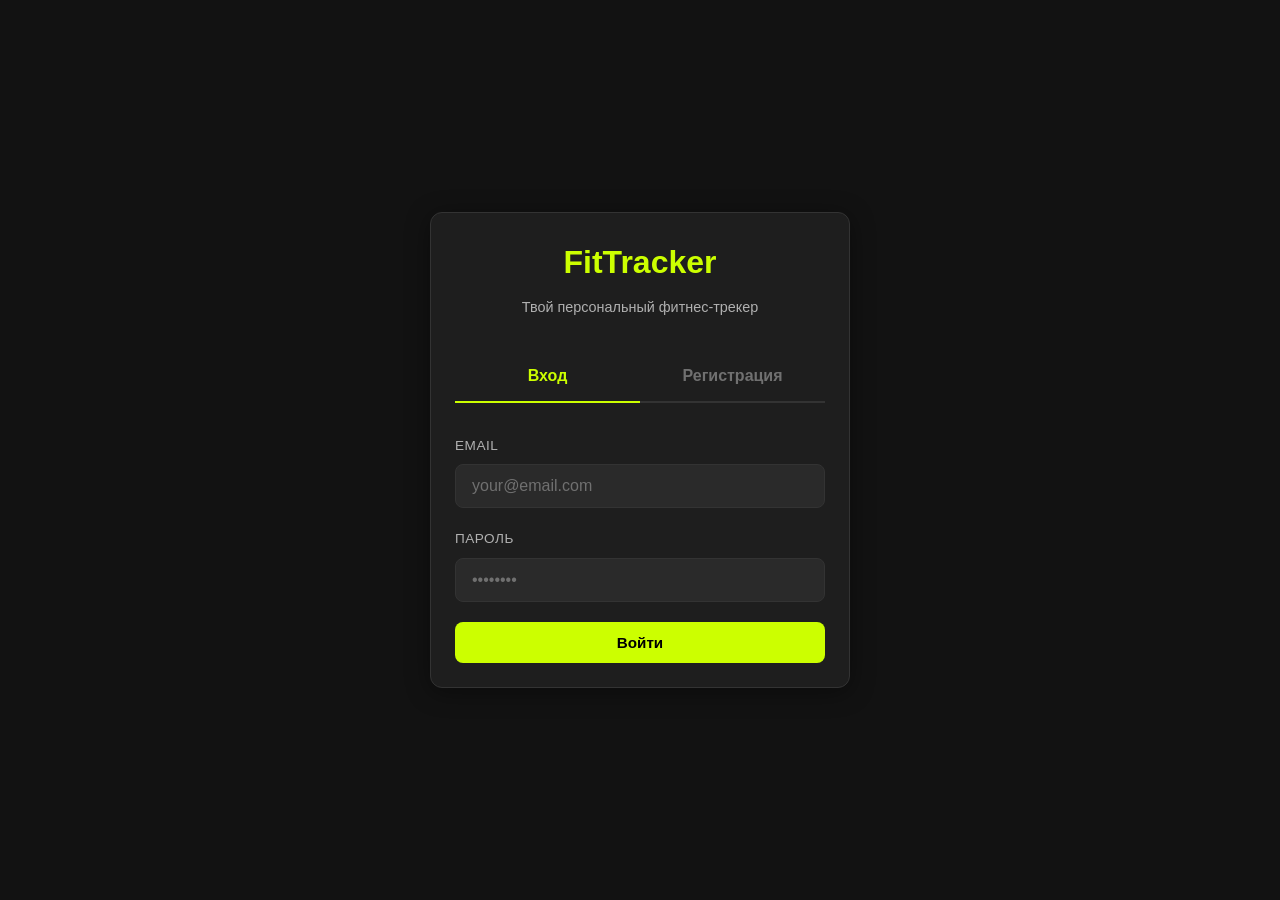
<file: frontend/index.html>
<!DOCTYPE html>
<html lang="ru">
<head>
    <meta charset="UTF-8">
    <meta name="viewport" content="width=device-width, initial-scale=1.0">
    <title>FitTracker</title>
    <link rel="stylesheet" href="css/styles.css">
</head>
<body>
    <div class="loader-screen" id="loader">
        <div class="loader-spinner"></div>
        <p>Загрузка...</p>
    </div>
    <script src="js/api.js"></script>
    <script>
        (async () => {
            try {
                const user = await API.get('/api/auth/me');
                if (user && user.email) {
                    window.location.href = 'pages/profile.html';
                } else {
                    window.location.href = 'pages/auth.html';
                }
            } catch (e) {
                window.location.href = 'pages/auth.html';
            }
        })();
    </script>
</body>
</html>
</file>
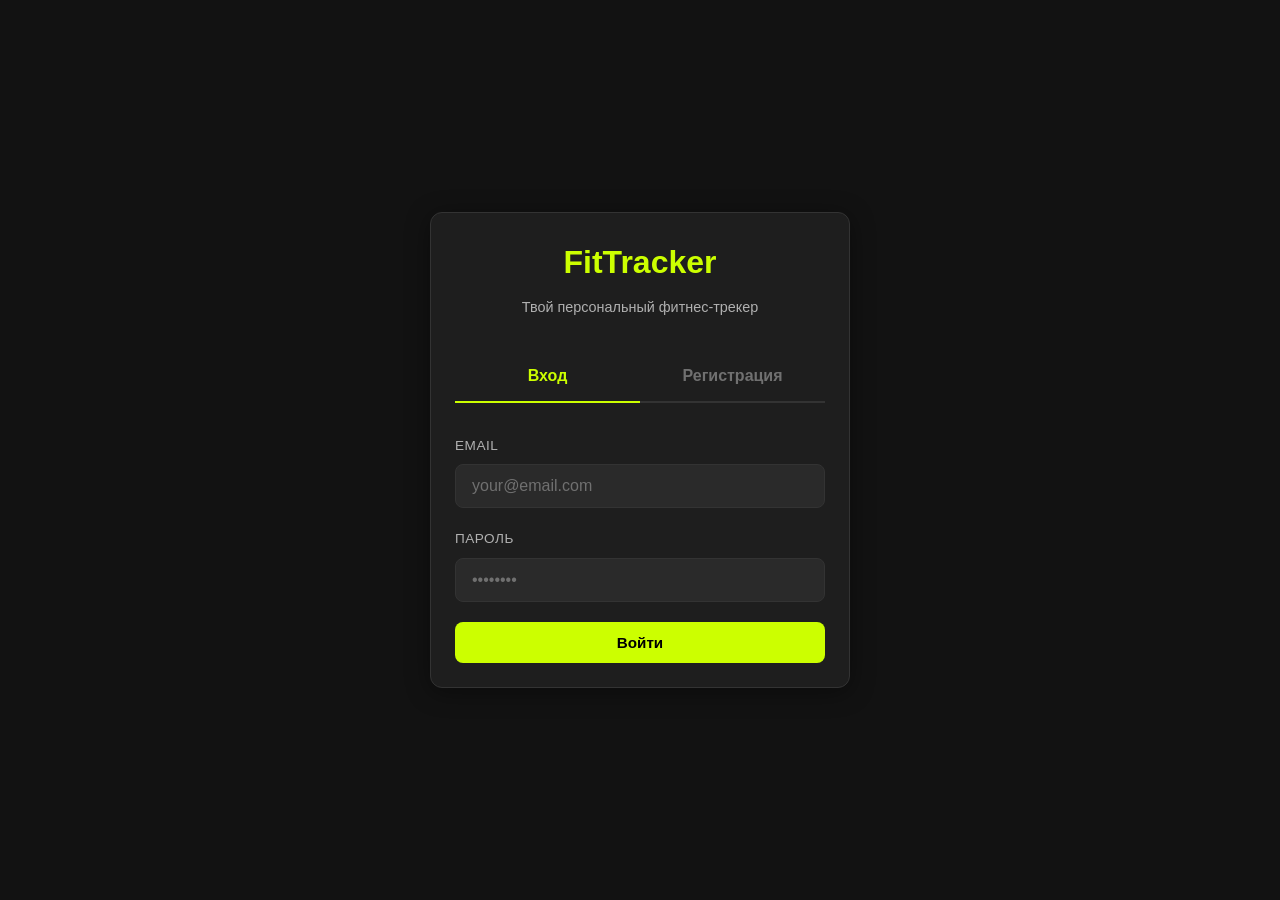
<file: frontend/pages/auth.html>
<!DOCTYPE html>
<html lang="ru">
<head>
    <meta charset="UTF-8">
    <meta name="viewport" content="width=device-width, initial-scale=1.0">
    <title>FitTracker — Вход</title>
    <link rel="stylesheet" href="../css/styles.css">
</head>
<body>
    <div class="auth-container">
        <div class="card auth-card">
            <div class="auth-logo">FitTracker</div>
            <p class="auth-description">Твой персональный фитнес-трекер</p>

            <div class="auth-tabs">
                <div class="auth-tab active" data-tab="login">Вход</div>
                <div class="auth-tab" data-tab="register">Регистрация</div>
            </div>

            <div id="alert" class="alert alert-error"></div>

            <form id="login-form" class="auth-form active">
                <div class="form-group">
                    <label class="form-label" for="login-email">Email</label>
                    <input type="email" id="login-email" class="form-input" placeholder="your@email.com" required>
                </div>
                <div class="form-group">
                    <label class="form-label" for="login-password">Пароль</label>
                    <input type="password" id="login-password" class="form-input" placeholder="••••••••" required>
                </div>
                <button type="submit" class="btn btn-primary btn-block">Войти</button>
            </form>

            <form id="register-form" class="auth-form">
                <div class="form-group">
                    <label class="form-label" for="reg-email">Email</label>
                    <input type="email" id="reg-email" class="form-input" placeholder="your@email.com" required>
                </div>
                <div class="form-group">
                    <label class="form-label" for="reg-login">Логин</label>
                    <input type="text" id="reg-login" class="form-input" placeholder="username" required>
                </div>
                <div class="form-group">
                    <label class="form-label" for="reg-password">Пароль</label>
                    <input type="password" id="reg-password" class="form-input" placeholder="••••••••" required>
                </div>
                <button type="submit" class="btn btn-primary btn-block">Зарегистрироваться</button>
            </form>
        </div>
    </div>

    <script src="../js/api.js"></script>
    <script src="../js/auth.js"></script>
</body>
</html>
</file>
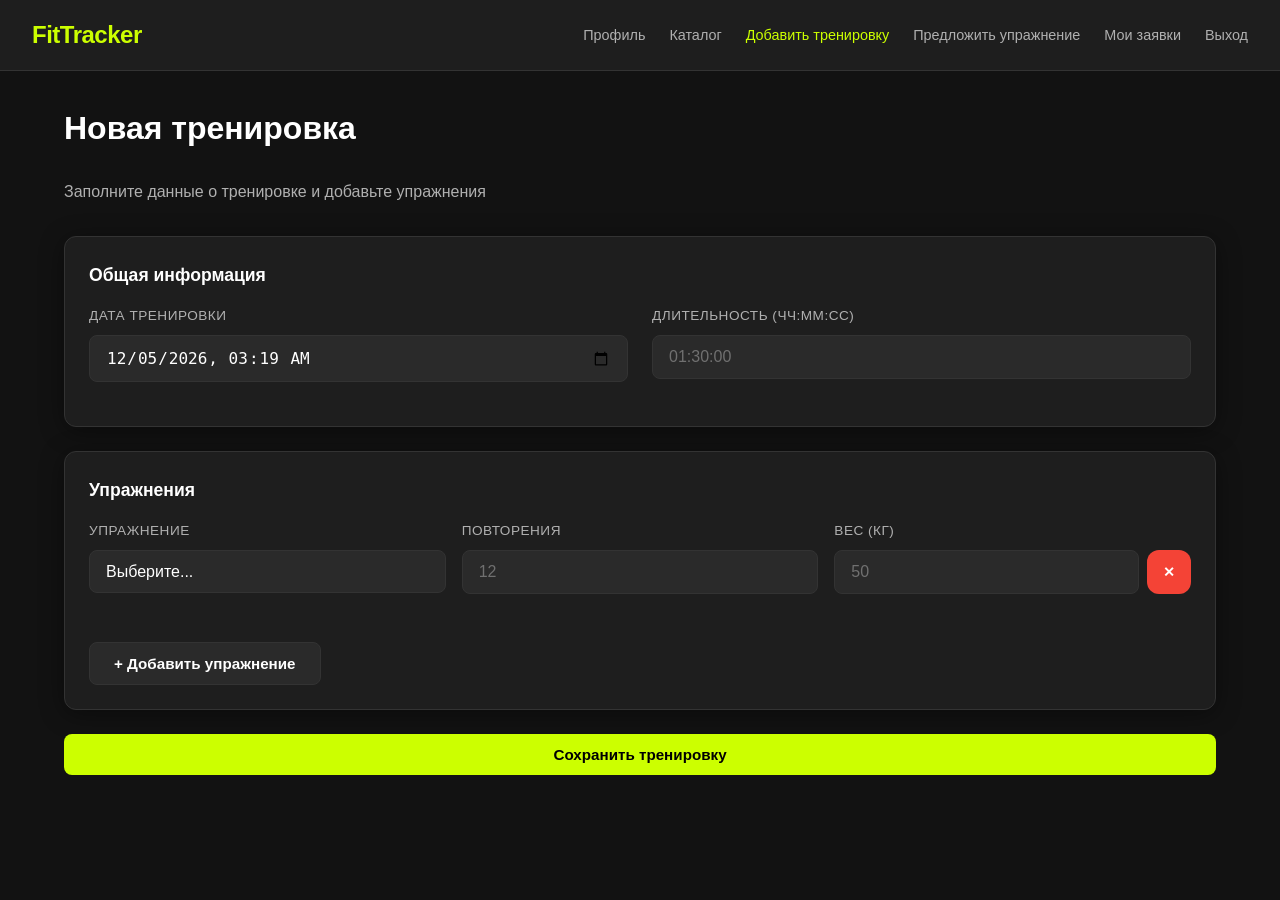
<file: frontend/pages/create-workout.html>
<!DOCTYPE html>
<html lang="ru">
<head>
    <meta charset="UTF-8">
    <meta name="viewport" content="width=device-width, initial-scale=1.0">
    <title>FitTracker — Новая тренировка</title>
    <link rel="stylesheet" href="../css/styles.css">
</head>
<body>
    <nav class="navbar">
        <div class="navbar-brand">FitTracker</div>
        <div class="navbar-links">
            <a href="profile.html">Профиль</a>
            <a href="exercises.html">Каталог</a>
            <a href="create-workout.html" class="active">Добавить тренировку</a>
            <a href="propose-exercise.html">Предложить упражнение</a>
            <a href="my-proposals.html">Мои заявки</a>
            <a href="moderation.html" id="mod-link" style="display:none;">Модерация</a>
            <a href="#" id="logout-btn">Выход</a>
        </div>
    </nav>

    <div class="container">
        <h1 class="page-title">Новая тренировка</h1>
        <p class="page-subtitle">Заполните данные о тренировке и добавьте упражнения</p>

        <div id="alert" class="alert alert-error"></div>
        <div id="success-alert" class="alert alert-success"></div>

        <form id="workout-form">
            <div class="card" style="margin-bottom:24px;">
                <h3 class="card-title">Общая информация</h3>
                <div class="grid-2">
                    <div class="form-group">
                        <label class="form-label" for="workout-date">Дата тренировки</label>
                        <input type="datetime-local" id="workout-date" class="form-input" required>
                    </div>
                    <div class="form-group">
                        <label class="form-label" for="workout-duration">Длительность (ЧЧ:ММ:СС)</label>
                        <input type="text" id="workout-duration" class="form-input" placeholder="01:30:00" required pattern="\d{2}:\d{2}:\d{2}">
                    </div>
                </div>
            </div>

            <div class="card" style="margin-bottom:24px;">
                <h3 class="card-title">Упражнения</h3>

                <div id="exercises-list"></div>

                <button type="button" class="btn btn-secondary" id="add-exercise-btn" style="margin-top:16px;">+ Добавить упражнение</button>
            </div>

            <button type="submit" class="btn btn-primary btn-block">Сохранить тренировку</button>
        </form>
    </div>

    <script src="../js/api.js"></script>
    <script src="../js/create-workout.js"></script>
</body>
</html>
</file>
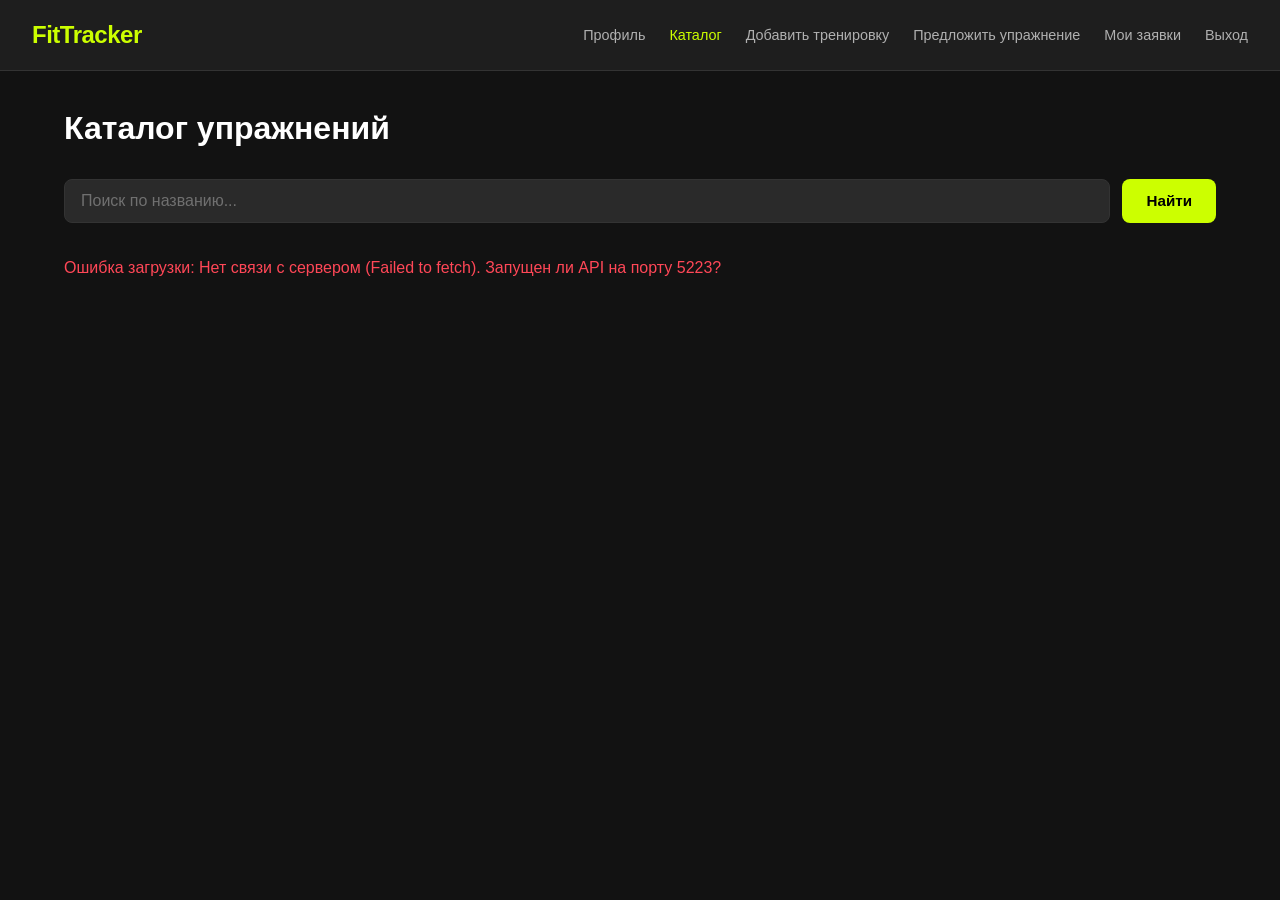
<file: frontend/pages/exercise-detail.html>
<!DOCTYPE html>
<html lang="ru">
<head>
    <meta charset="UTF-8">
    <meta name="viewport" content="width=device-width, initial-scale=1.0">
    <title>FitTracker — Упражнение</title>
    <link rel="stylesheet" href="../css/styles.css">
</head>
<body>
    <nav class="navbar">
        <div class="navbar-brand">FitTracker</div>
        <div class="navbar-links">
            <a href="profile.html">Профиль</a>
            <a href="exercises.html" class="active">Каталог</a>
            <a href="create-workout.html">Добавить тренировку</a>
            <a href="propose-exercise.html">Предложить упражнение</a>
            <a href="my-proposals.html">Мои заявки</a>
            <a href="moderation.html" id="mod-link" style="display:none;">Модерация</a>
            <a href="#" id="logout-btn">Выход</a>
        </div>
    </nav>

    <div class="container">
        <a href="exercises.html" style="display:inline-block;margin-bottom:16px;">&larr; Назад к каталогу</a>

        <div class="exercise-detail-header">
            <div class="exercise-detail-media">
                <img id="exercise-photo" src="" alt="" style="width:100%;border-radius:var(--radius);background:var(--bg-input);min-height:200px;">
            </div>
            <div class="exercise-detail-info">
                <h1 class="page-title" id="exercise-name">Загрузка...</h1>
                <p id="exercise-description" style="color:var(--text-secondary);margin-bottom:16px;"></p>
                <div class="exercise-meta">
                    <div class="exercise-meta-item">MET: <span id="exercise-met">—</span></div>
                </div>
            </div>
        </div>

        <!-- Performance Video -->
        <div class="card" style="margin-bottom:32px;" id="performance-video-section" style="display:none;">
            <h3 class="card-title">🎬 Видео выполнения</h3>
            <video id="reference-video" controls style="width:100%;border-radius:var(--radius-sm);background:#000;max-height:400px;">
                Ваш браузер не поддерживает видео.
            </video>
        </div>

        <!-- Video Compare Section -->
        <div class="video-compare-section">
            <div class="card">
                <h3 class="card-title">🔄 Сравнение видео</h3>
                <p style="color:var(--text-secondary);margin-bottom:16px;font-size:0.9rem;">
                    Загрузите своё видео выполнения упражнения и сравните с эталоном. Можно обрезать своё видео и запустить оба синхронно.
                </p>

                <div class="file-upload" id="user-video-upload">
                    <div class="file-upload-icon">📁</div>
                    <div class="file-upload-text">Нажмите или перетащите видео сюда</div>
                    <input type="file" id="user-video-input" accept="video/*">
                    <div class="file-upload-preview" id="upload-preview"></div>
                </div>

                <div class="video-compare-grid" id="compare-grid" style="display:none;">
                    <div class="video-panel">
                        <div class="video-panel-title">Эталон (профи)</div>
                        <video id="compare-ref-video" style="width:100%;border-radius:var(--radius-sm);background:#000;"></video>
                    </div>
                    <div class="video-panel">
                        <div class="video-panel-title">Ваше видео</div>
                        <video id="compare-user-video" style="width:100%;border-radius:var(--radius-sm);background:#000;"></video>
                        <div class="trim-controls">
                            <label>Начало: <span id="trim-start-val">0s</span></label>
                            <input type="range" id="trim-start" min="0" max="100" value="0" step="0.1">
                        </div>
                        <div class="trim-controls">
                            <label>Конец: <span id="trim-end-val">—</span></label>
                            <input type="range" id="trim-end" min="0" max="100" value="100" step="0.1">
                        </div>
                    </div>
                </div>

                <div class="video-controls" id="sync-controls" style="display:none;">
                    <button class="btn btn-primary" id="sync-start-btn">▶ Sync Start</button>
                    <button class="btn btn-secondary" id="sync-pause-btn">⏸ Пауза</button>
                    <button class="btn btn-secondary" id="sync-reset-btn">↺ Сбросить</button>
                </div>
            </div>
        </div>
    </div>

    <script src="../js/api.js"></script>
    <script src="../js/exercise-detail.js"></script>
</body>
</html>
</file>
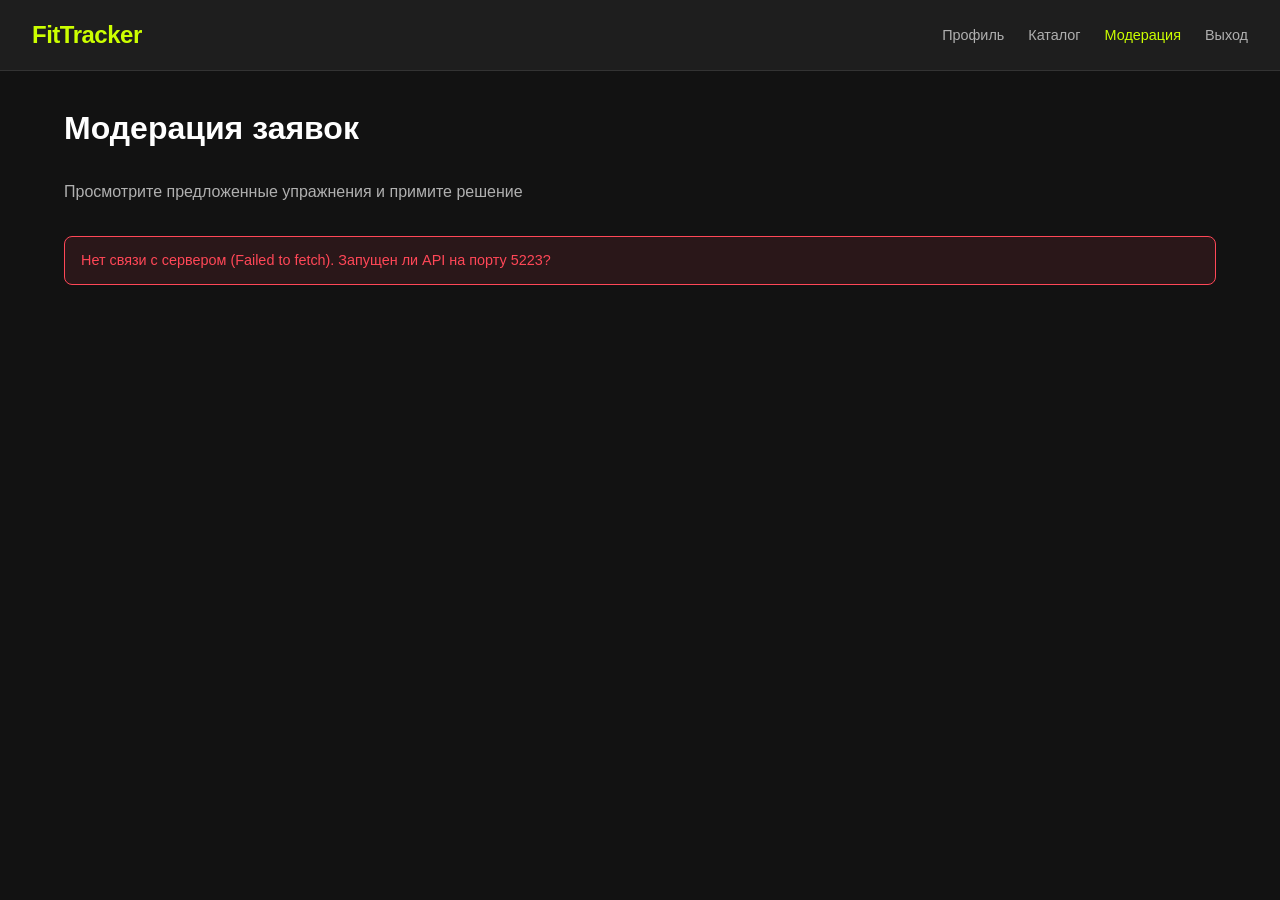
<file: frontend/pages/moderation.html>
<!DOCTYPE html>
<html lang="ru">
<head>
    <meta charset="UTF-8">
    <meta name="viewport" content="width=device-width, initial-scale=1.0">
    <title>FitTracker — Модерация</title>
    <link rel="stylesheet" href="../css/styles.css">
</head>
<body>
    <nav class="navbar">
        <div class="navbar-brand">FitTracker</div>
        <div class="navbar-links">
            <a href="profile.html">Профиль</a>
            <a href="exercises.html">Каталог</a>
            <a href="moderation.html" class="active">Модерация</a>
            <a href="#" id="logout-btn">Выход</a>
        </div>
    </nav>

    <div class="container">
        <h1 class="page-title">Модерация заявок</h1>
        <p class="page-subtitle">Просмотрите предложенные упражнения и примите решение</p>

        <div id="alert" class="alert alert-error"></div>
        <div id="success-alert" class="alert alert-success"></div>
        <div id="loading" class="page-subtitle" style="text-align:center; padding:40px 0;">Загрузка...</div>
        <div id="empty-msg" class="page-subtitle" style="text-align:center; padding:40px 0; display:none;">
            Нет заявок на рассмотрение
        </div>

        <div id="proposals-list"></div>
    </div>

    <!-- Modal for comment (reject / send-to-revision) -->
    <div id="comment-modal" class="modal-overlay" style="display:none;">
        <div class="card modal-card">
            <h3 class="card-title" id="modal-title">Комментарий</h3>
            <div class="form-group">
                <textarea id="modal-comment" class="form-input" rows="3" placeholder="Укажите причину..."></textarea>
            </div>
            <div style="display:flex; gap:12px;">
                <button class="btn btn-primary" id="modal-confirm">Подтвердить</button>
                <button class="btn btn-secondary" id="modal-cancel">Отмена</button>
            </div>
        </div>
    </div>

    <script src="../js/api.js"></script>
    <script src="../js/moderation.js"></script>
</body>
</html>
</file>
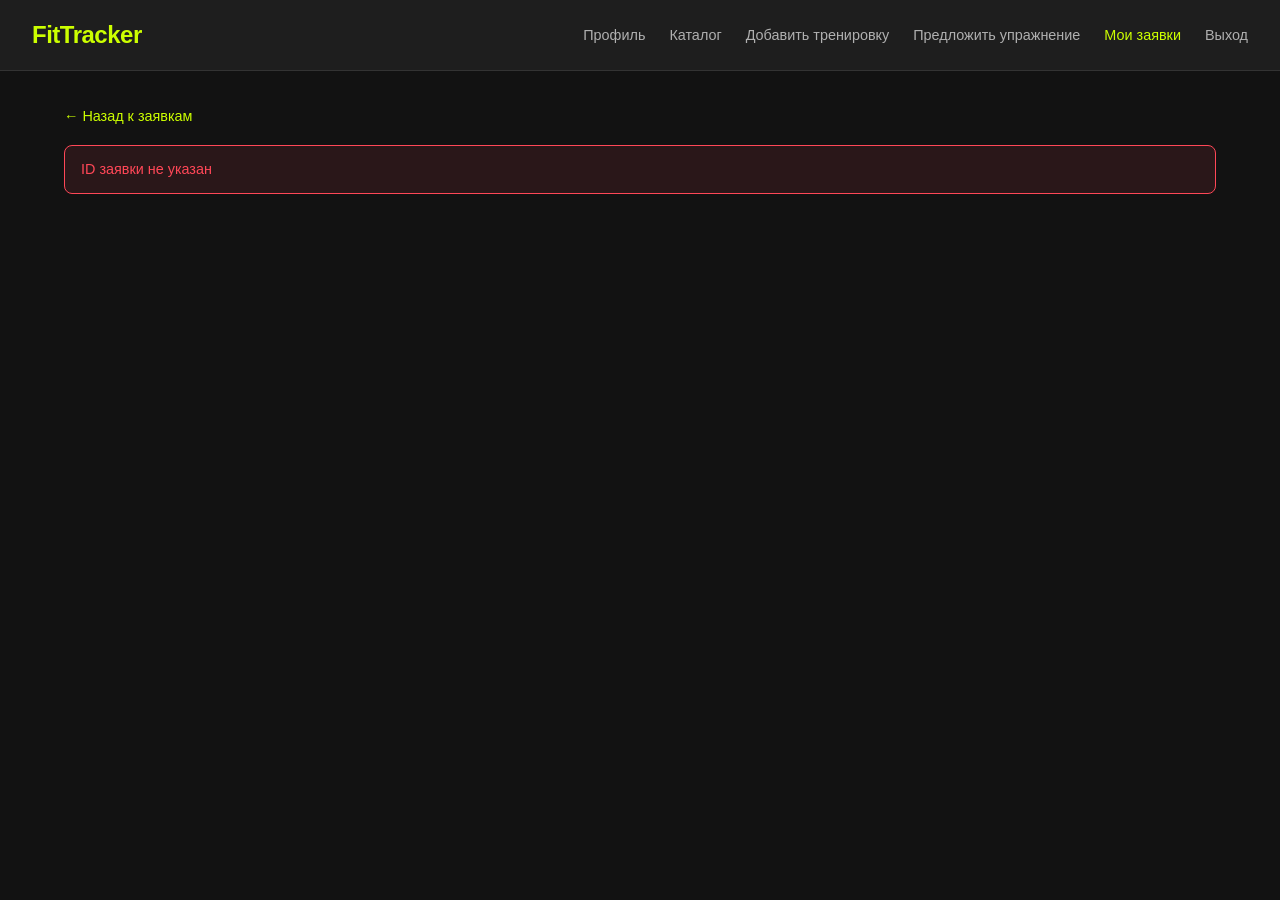
<file: frontend/pages/proposal-detail.html>
<!DOCTYPE html>
<html lang="ru">
<head>
    <meta charset="UTF-8">
    <meta name="viewport" content="width=device-width, initial-scale=1.0">
    <title>FitTracker — Заявка</title>
    <link rel="stylesheet" href="../css/styles.css">
</head>
<body>
    <nav class="navbar">
        <div class="navbar-brand">FitTracker</div>
        <div class="navbar-links">
            <a href="profile.html">Профиль</a>
            <a href="exercises.html">Каталог</a>
            <a href="create-workout.html">Добавить тренировку</a>
            <a href="propose-exercise.html">Предложить упражнение</a>
            <a href="my-proposals.html" class="active">Мои заявки</a>
            <a href="moderation.html" id="mod-link" style="display:none;">Модерация</a>
            <a href="#" id="logout-btn">Выход</a>
        </div>
    </nav>

    <div class="container">
        <a href="my-proposals.html" style="color:var(--accent); text-decoration:none; font-size:0.9rem;">← Назад к заявкам</a>

        <div id="alert" class="alert alert-error" style="margin-top:16px;"></div>
        <div id="loading" class="page-subtitle" style="text-align:center; padding:40px 0;">Загрузка...</div>

        <div id="detail" style="display:none; margin-top:24px;">
            <div style="display:flex; justify-content:space-between; align-items:center; flex-wrap:wrap; gap:12px; margin-bottom:24px;">
                <h1 class="page-title" style="margin:0;" id="p-name"></h1>
                <span id="p-status" class="proposal-badge"></span>
            </div>

            <div class="grid-3" style="gap:20px;">
                <div class="card" id="photo-card" style="display:none;">
                    <h3 class="card-title">Фото</h3>
                    <img id="p-photo" style="max-width:100%; border-radius:8px;" alt="photo">
                </div>
                <div class="card" id="perf-card" style="display:none;">
                    <h3 class="card-title">Видео выполнения</h3>
                    <video id="p-perf" controls style="max-width:100%; border-radius:8px;"></video>
                </div>
                <div class="card" id="emg-card" style="display:none;">
                    <h3 class="card-title">Видео ЭМГ</h3>
                    <video id="p-emg" controls style="max-width:100%; border-radius:8px;"></video>
                </div>
            </div>
        </div>
    </div>

    <script src="../js/api.js"></script>
    <script>
    const STATUS_MAP = {
        0: { label: 'На рассмотрении', cls: 'badge-pending' },
        1: { label: 'Одобрено', cls: 'badge-approved' },
        2: { label: 'Отклонено', cls: 'badge-rejected' },
        3: { label: 'На доработке', cls: 'badge-revision' },
        Pending:       { label: 'На рассмотрении', cls: 'badge-pending' },
        Approved:      { label: 'Одобрено', cls: 'badge-approved' },
        Rejected:      { label: 'Отклонено', cls: 'badge-rejected' },
        NeedsRevision: { label: 'На доработке', cls: 'badge-revision' },
    };

    document.addEventListener('DOMContentLoaded', async () => {
        document.getElementById('logout-btn').addEventListener('click', async (e) => {
            e.preventDefault();
            try { await API.post('/api/auth/logout', { token: '' }); } catch (_) {}
            window.location.href = 'auth.html';
        });

        const id = new URLSearchParams(window.location.search).get('id');
        if (!id) { showErr('ID заявки не указан'); return; }

        try {
            const d = await API.get(`/api/exerciseproposal/${id}`);
            document.getElementById('loading').style.display = 'none';
            document.getElementById('detail').style.display = 'block';

            document.getElementById('p-name').textContent = d.name;
            const s = STATUS_MAP[d.status] || { label: d.status, cls: '' };
            const badge = document.getElementById('p-status');
            badge.textContent = s.label;
            badge.className = 'proposal-badge ' + s.cls;

            if (d.photoUrl) {
                document.getElementById('p-photo').src = d.photoUrl;
                document.getElementById('photo-card').style.display = '';
            }
            if (d.performanceVideoUrl) {
                document.getElementById('p-perf').src = d.performanceVideoUrl;
                document.getElementById('perf-card').style.display = '';
            }
            if (d.emgVideoUrl) {
                document.getElementById('p-emg').src = d.emgVideoUrl;
                document.getElementById('emg-card').style.display = '';
            }
        } catch (err) {
            showErr(err.message || 'Ошибка загрузки');
        }
    });

    function showErr(msg) {
        document.getElementById('loading').style.display = 'none';
        const el = document.getElementById('alert');
        el.textContent = msg;
        el.classList.add('show');
    }
    </script>
</body>
</html>
</file>
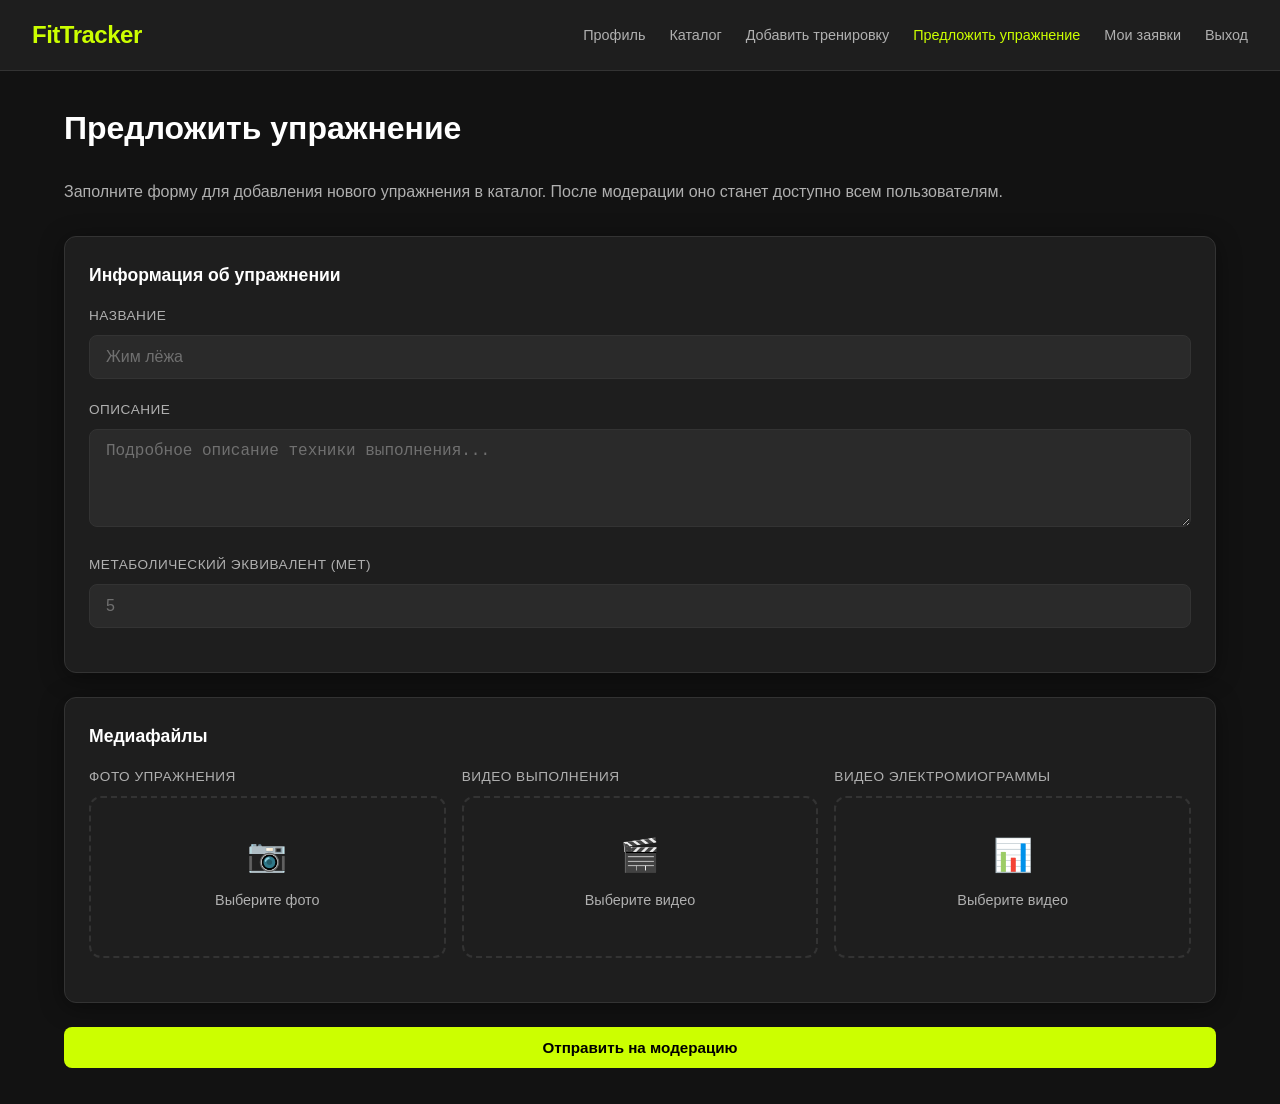
<file: frontend/pages/propose-exercise.html>
<!DOCTYPE html>
<html lang="ru">
<head>
    <meta charset="UTF-8">
    <meta name="viewport" content="width=device-width, initial-scale=1.0">
    <title>FitTracker — Предложить упражнение</title>
    <link rel="stylesheet" href="../css/styles.css">
</head>
<body>
    <nav class="navbar">
        <div class="navbar-brand">FitTracker</div>
        <div class="navbar-links">
            <a href="profile.html">Профиль</a>
            <a href="exercises.html">Каталог</a>
            <a href="create-workout.html">Добавить тренировку</a>
            <a href="propose-exercise.html" class="active">Предложить упражнение</a>
            <a href="my-proposals.html">Мои заявки</a>
            <a href="moderation.html" id="mod-link" style="display:none;">Модерация</a>
            <a href="#" id="logout-btn">Выход</a>
        </div>
    </nav>

    <div class="container">
        <h1 class="page-title">Предложить упражнение</h1>
        <p class="page-subtitle">Заполните форму для добавления нового упражнения в каталог. После модерации оно станет доступно всем пользователям.</p>

        <div id="alert" class="alert alert-error"></div>
        <div id="success-alert" class="alert alert-success"></div>

        <form id="propose-form">
            <div class="card" style="margin-bottom:24px;">
                <h3 class="card-title">Информация об упражнении</h3>
                <div class="form-group">
                    <label class="form-label" for="ex-name">Название</label>
                    <input type="text" id="ex-name" class="form-input" placeholder="Жим лёжа" required>
                </div>
                <div class="form-group">
                    <label class="form-label" for="ex-description">Описание</label>
                    <textarea id="ex-description" class="form-input" rows="4" placeholder="Подробное описание техники выполнения..." required style="resize:vertical;"></textarea>
                </div>
                <div class="form-group">
                    <label class="form-label" for="ex-met">Метаболический эквивалент (MET)</label>
                    <input type="number" id="ex-met" class="form-input" min="1" step="1" placeholder="5" required>
                </div>
            </div>

            <div class="card" style="margin-bottom:24px;">
                <h3 class="card-title">Медиафайлы</h3>

                <div class="grid-3">
                    <div class="form-group">
                        <label class="form-label">Фото упражнения</label>
                        <div class="file-upload" id="photo-upload">
                            <div class="file-upload-icon">📷</div>
                            <div class="file-upload-text">Выберите фото</div>
                            <input type="file" id="photo-file" accept="image/*">
                            <div class="file-upload-preview" id="photo-preview"></div>
                        </div>
                    </div>

                    <div class="form-group">
                        <label class="form-label">Видео выполнения</label>
                        <div class="file-upload" id="perf-video-upload">
                            <div class="file-upload-icon">🎬</div>
                            <div class="file-upload-text">Выберите видео</div>
                            <input type="file" id="perf-video-file" accept="video/*">
                            <div class="file-upload-preview" id="perf-video-preview"></div>
                        </div>
                    </div>

                    <div class="form-group">
                        <label class="form-label">Видео электромиограммы</label>
                        <div class="file-upload" id="emg-video-upload">
                            <div class="file-upload-icon">📊</div>
                            <div class="file-upload-text">Выберите видео</div>
                            <input type="file" id="emg-video-file" accept="video/*">
                            <div class="file-upload-preview" id="emg-video-preview"></div>
                        </div>
                    </div>
                </div>
            </div>

            <button type="submit" class="btn btn-primary btn-block">Отправить на модерацию</button>
        </form>
    </div>

    <script src="../js/api.js"></script>
    <script src="../js/propose-exercise.js"></script>
</body>
</html>
</file>
<file: frontend/css/styles.css>
:root {
    --bg-primary: #121212;
    --bg-card: #1e1e1e;
    --bg-input: #2a2a2a;
    --accent: #CCFF00;
    --accent-hover: #b8e600;
    --text-primary: #ffffff;
    --text-secondary: #b0b0b0;
    --text-muted: #707070;
    --border: #333333;
    --danger: #ff4757;
    --success: #2ed573;
    --radius: 12px;
    --radius-sm: 8px;
    --shadow: 0 4px 24px rgba(0, 0, 0, 0.4);
}

* {
    margin: 0;
    padding: 0;
    box-sizing: border-box;
}

body {
    font-family: 'Segoe UI', -apple-system, BlinkMacSystemFont, sans-serif;
    background-color: var(--bg-primary);
    color: var(--text-primary);
    min-height: 100vh;
    line-height: 1.6;
}

a {
    color: var(--accent);
    text-decoration: none;
    transition: opacity 0.2s;
}

a:hover {
    opacity: 0.8;
}

/* Loader */
.loader-screen {
    display: flex;
    flex-direction: column;
    align-items: center;
    justify-content: center;
    height: 100vh;
    gap: 16px;
}

.loader-spinner {
    width: 48px;
    height: 48px;
    border: 4px solid var(--border);
    border-top-color: var(--accent);
    border-radius: 50%;
    animation: spin 0.8s linear infinite;
}

@keyframes spin {
    to { transform: rotate(360deg); }
}

/* Navigation */
.navbar {
    display: flex;
    align-items: center;
    justify-content: space-between;
    padding: 16px 32px;
    background: var(--bg-card);
    border-bottom: 1px solid var(--border);
    position: sticky;
    top: 0;
    z-index: 100;
}

.navbar-brand {
    font-size: 1.5rem;
    font-weight: 700;
    color: var(--accent);
    letter-spacing: -0.5px;
}

.navbar-links {
    display: flex;
    gap: 24px;
    align-items: center;
}

.navbar-links a {
    color: var(--text-secondary);
    font-size: 0.9rem;
    font-weight: 500;
    transition: color 0.2s;
}

.navbar-links a:hover,
.navbar-links a.active {
    color: var(--accent);
    opacity: 1;
}

/* Layout */
.container {
    max-width: 1200px;
    margin: 0 auto;
    padding: 32px 24px;
}

.page-title {
    font-size: 2rem;
    font-weight: 700;
    margin-bottom: 24px;
    color: var(--text-primary);
}

.page-subtitle {
    font-size: 1rem;
    color: var(--text-secondary);
    margin-bottom: 32px;
}

/* Cards */
.card {
    background: var(--bg-card);
    border-radius: var(--radius);
    padding: 24px;
    border: 1px solid var(--border);
    box-shadow: var(--shadow);
}

.card-title {
    font-size: 1.1rem;
    font-weight: 600;
    margin-bottom: 16px;
    color: var(--text-primary);
}

/* Grid */
.grid-2 {
    display: grid;
    grid-template-columns: repeat(2, 1fr);
    gap: 24px;
}

.grid-3 {
    display: grid;
    grid-template-columns: repeat(3, 1fr);
    gap: 24px;
}

.grid-4 {
    display: grid;
    grid-template-columns: repeat(auto-fill, minmax(250px, 1fr));
    gap: 24px;
}

/* Forms */
.form-group {
    margin-bottom: 20px;
}

.form-label {
    display: block;
    font-size: 0.85rem;
    font-weight: 500;
    color: var(--text-secondary);
    margin-bottom: 8px;
    text-transform: uppercase;
    letter-spacing: 0.5px;
}

.form-input {
    width: 100%;
    padding: 12px 16px;
    background: var(--bg-input);
    border: 1px solid var(--border);
    border-radius: var(--radius-sm);
    color: var(--text-primary);
    font-size: 1rem;
    transition: border-color 0.2s, box-shadow 0.2s;
    outline: none;
}

.form-input:focus {
    border-color: var(--accent);
    box-shadow: 0 0 0 3px rgba(204, 255, 0, 0.1);
}

.form-input::placeholder {
    color: var(--text-muted);
}

select.form-input {
    appearance: none;
    cursor: pointer;
}

/* Buttons */
.btn {
    display: inline-flex;
    align-items: center;
    justify-content: center;
    gap: 8px;
    padding: 12px 24px;
    font-size: 0.95rem;
    font-weight: 600;
    border: none;
    border-radius: var(--radius-sm);
    cursor: pointer;
    transition: all 0.2s;
    text-decoration: none;
}

.btn-primary {
    background: var(--accent);
    color: #000;
}

.btn-primary:hover {
    background: var(--accent-hover);
    transform: translateY(-1px);
    box-shadow: 0 4px 12px rgba(204, 255, 0, 0.3);
}

.btn-secondary {
    background: var(--bg-input);
    color: var(--text-primary);
    border: 1px solid var(--border);
}

.btn-secondary:hover {
    border-color: var(--accent);
    color: var(--accent);
}

.btn-danger {
    background: transparent;
    color: var(--danger);
    border: 1px solid var(--danger);
}

.btn-danger:hover {
    background: var(--danger);
    color: #fff;
}

.btn-sm {
    padding: 8px 16px;
    font-size: 0.85rem;
}

.btn-block {
    width: 100%;
}

/* Auth Page */
.auth-container {
    display: flex;
    align-items: center;
    justify-content: center;
    min-height: 100vh;
    padding: 24px;
}

.auth-card {
    width: 100%;
    max-width: 420px;
}

.auth-tabs {
    display: flex;
    margin-bottom: 32px;
    border-bottom: 2px solid var(--border);
}

.auth-tab {
    flex: 1;
    padding: 12px;
    text-align: center;
    font-weight: 600;
    color: var(--text-muted);
    cursor: pointer;
    border-bottom: 2px solid transparent;
    margin-bottom: -2px;
    transition: all 0.2s;
}

.auth-tab.active {
    color: var(--accent);
    border-bottom-color: var(--accent);
}

.auth-form {
    display: none;
}

.auth-form.active {
    display: block;
}

.auth-logo {
    text-align: center;
    font-size: 2rem;
    font-weight: 700;
    color: var(--accent);
    margin-bottom: 8px;
}

.auth-description {
    text-align: center;
    color: var(--text-secondary);
    margin-bottom: 32px;
    font-size: 0.9rem;
}

/* Alerts */
.alert {
    padding: 12px 16px;
    border-radius: var(--radius-sm);
    margin-bottom: 16px;
    font-size: 0.9rem;
    display: none;
}

.alert-error {
    background: rgba(255, 71, 87, 0.1);
    border: 1px solid var(--danger);
    color: var(--danger);
}

.alert-success {
    background: rgba(46, 213, 115, 0.1);
    border: 1px solid var(--success);
    color: var(--success);
}

.alert.show {
    display: block;
}

/* Dashboard */
.dashboard-header {
    display: flex;
    justify-content: space-between;
    align-items: center;
    margin-bottom: 32px;
    flex-wrap: wrap;
    gap: 16px;
}

.dashboard-actions {
    display: flex;
    gap: 12px;
    flex-wrap: wrap;
}

.stats-grid {
    display: grid;
    grid-template-columns: repeat(auto-fit, minmax(200px, 1fr));
    gap: 16px;
    margin-bottom: 32px;
}

.stat-card {
    background: var(--bg-card);
    border: 1px solid var(--border);
    border-radius: var(--radius);
    padding: 20px;
    text-align: center;
}

.stat-value {
    font-size: 1.8rem;
    font-weight: 700;
    color: var(--accent);
}

.stat-label {
    font-size: 0.8rem;
    color: var(--text-secondary);
    text-transform: uppercase;
    letter-spacing: 0.5px;
    margin-top: 4px;
}

/* Weather Widget */
.weather-widget {
    background: linear-gradient(135deg, #1a1a2e 0%, #16213e 100%);
    border: 1px solid var(--border);
    border-radius: var(--radius);
    padding: 24px;
    margin-bottom: 32px;
    display: flex;
    align-items: center;
    gap: 20px;
}

.weather-icon {
    font-size: 3rem;
}

.weather-info h3 {
    font-size: 1.1rem;
    margin-bottom: 4px;
}

.weather-info p {
    color: var(--text-secondary);
    font-size: 0.9rem;
}

.weather-recommendation {
    margin-top: 8px;
    padding: 8px 12px;
    border-radius: var(--radius-sm);
    font-size: 0.85rem;
    font-weight: 500;
}

.weather-recommendation.good {
    background: rgba(46, 213, 115, 0.15);
    color: var(--success);
}

.weather-recommendation.bad {
    background: rgba(255, 71, 87, 0.15);
    color: var(--danger);
}

/* Charts */
.charts-section {
    margin-bottom: 32px;
}

.chart-container {
    background: var(--bg-card);
    border: 1px solid var(--border);
    border-radius: var(--radius);
    padding: 24px;
    margin-bottom: 24px;
}

.chart-container canvas {
    width: 100% !important;
    max-height: 300px;
}

/* Exercise Cards */
.exercise-card {
    background: var(--bg-card);
    border: 1px solid var(--border);
    border-radius: var(--radius);
    overflow: hidden;
    cursor: pointer;
    transition: transform 0.2s, border-color 0.2s;
}

.exercise-card:hover {
    transform: translateY(-4px);
    border-color: var(--accent);
}

.exercise-card-img {
    width: 100%;
    height: 180px;
    object-fit: cover;
    background: var(--bg-input);
}

.exercise-card-body {
    padding: 16px;
}

.exercise-card-title {
    font-weight: 600;
    font-size: 1rem;
}

/* Exercise Detail */
.exercise-detail-header {
    display: flex;
    gap: 32px;
    margin-bottom: 32px;
    flex-wrap: wrap;
}

.exercise-detail-media {
    flex: 1;
    min-width: 300px;
}

.exercise-detail-info {
    flex: 1;
    min-width: 300px;
}

.exercise-meta {
    display: flex;
    gap: 16px;
    margin-top: 16px;
}

.exercise-meta-item {
    background: var(--bg-input);
    padding: 8px 16px;
    border-radius: var(--radius-sm);
    font-size: 0.85rem;
}

.exercise-meta-item span {
    color: var(--accent);
    font-weight: 600;
}

/* Video Compare */
.video-compare-section {
    margin-top: 32px;
}

.video-compare-grid {
    display: grid;
    grid-template-columns: 1fr 1fr;
    gap: 24px;
    margin-top: 16px;
}

.video-panel {
    background: var(--bg-card);
    border: 1px solid var(--border);
    border-radius: var(--radius);
    padding: 16px;
}

.video-panel-title {
    font-size: 0.9rem;
    font-weight: 600;
    margin-bottom: 12px;
    color: var(--text-secondary);
    text-transform: uppercase;
    letter-spacing: 0.5px;
}

.video-panel video {
    width: 100%;
    border-radius: var(--radius-sm);
    background: #000;
}

.video-controls {
    display: flex;
    gap: 12px;
    margin-top: 16px;
    align-items: center;
    flex-wrap: wrap;
}

.trim-controls {
    display: flex;
    gap: 8px;
    align-items: center;
    margin-top: 12px;
}

.trim-controls input[type="range"] {
    flex: 1;
    accent-color: var(--accent);
}

.trim-controls label {
    font-size: 0.8rem;
    color: var(--text-secondary);
    min-width: 60px;
}

/* File Upload */
.file-upload {
    border: 2px dashed var(--border);
    border-radius: var(--radius);
    padding: 32px;
    text-align: center;
    cursor: pointer;
    transition: border-color 0.2s;
}

.file-upload:hover {
    border-color: var(--accent);
}

.file-upload-icon {
    font-size: 2rem;
    margin-bottom: 8px;
}

.file-upload-text {
    color: var(--text-secondary);
    font-size: 0.9rem;
}

.file-upload input[type="file"] {
    display: none;
}

.file-upload-preview {
    margin-top: 12px;
    font-size: 0.85rem;
    color: var(--accent);
}

/* Search */
.search-bar {
    display: flex;
    gap: 12px;
    margin-bottom: 32px;
}

.search-bar .form-input {
    flex: 1;
}

/* Table */
.data-table {
    width: 100%;
    border-collapse: collapse;
}

.data-table th,
.data-table td {
    padding: 12px 16px;
    text-align: left;
    border-bottom: 1px solid var(--border);
}

.data-table th {
    font-size: 0.8rem;
    text-transform: uppercase;
    letter-spacing: 0.5px;
    color: var(--text-muted);
    font-weight: 600;
}

.data-table tr:hover td {
    background: rgba(204, 255, 0, 0.03);
}

/* Responsive */
@media (max-width: 768px) {
    .grid-2,
    .grid-3,
    .video-compare-grid {
        grid-template-columns: 1fr;
    }

    .navbar {
        padding: 12px 16px;
        flex-direction: column;
        gap: 12px;
    }

    .navbar-links {
        gap: 16px;
    }

    .dashboard-header {
        flex-direction: column;
        align-items: flex-start;
    }

    .exercise-detail-header {
        flex-direction: column;
    }

    .container {
        padding: 20px 16px;
    }
}

/* Scrollbar */
::-webkit-scrollbar {
    width: 8px;
}

::-webkit-scrollbar-track {
    background: var(--bg-primary);
}

::-webkit-scrollbar-thumb {
    background: var(--border);
    border-radius: 4px;
}

::-webkit-scrollbar-thumb:hover {
    background: var(--text-muted);
}

/* Proposal badges */
.proposal-badge {
    display: inline-block;
    padding: 4px 12px;
    border-radius: 12px;
    font-size: 0.8rem;
    font-weight: 600;
    text-transform: uppercase;
    letter-spacing: 0.5px;
}

.badge-pending {
    background: rgba(255, 193, 7, 0.15);
    color: #ffc107;
}

.badge-approved {
    background: rgba(76, 175, 80, 0.15);
    color: #4caf50;
}

.badge-rejected {
    background: rgba(244, 67, 54, 0.15);
    color: #f44336;
}

.badge-revision {
    background: rgba(255, 152, 0, 0.15);
    color: #ff9800;
}

/* Approve / Danger buttons */
.btn-approve {
    background: #4caf50;
    color: #fff;
    border: none;
    border-radius: var(--radius);
    cursor: pointer;
    transition: background var(--transition);
}

.btn-approve:hover {
    background: #388e3c;
}

.btn-danger {
    background: #f44336;
    color: #fff;
    border: none;
    border-radius: var(--radius);
    cursor: pointer;
    transition: background var(--transition);
}

.btn-danger:hover {
    background: #c62828;
}

/* Modal overlay */
.modal-overlay {
    position: fixed;
    inset: 0;
    background: rgba(0, 0, 0, 0.7);
    display: flex;
    align-items: center;
    justify-content: center;
    z-index: 1000;
}

.modal-card {
    width: 100%;
    max-width: 480px;
    margin: 16px;
}

/* Grid-3 helper */
.grid-3 {
    display: grid;
    grid-template-columns: repeat(3, 1fr);
    gap: 16px;
}

@media (max-width: 768px) {
    .grid-3 {
        grid-template-columns: 1fr;
    }
}
</file>
